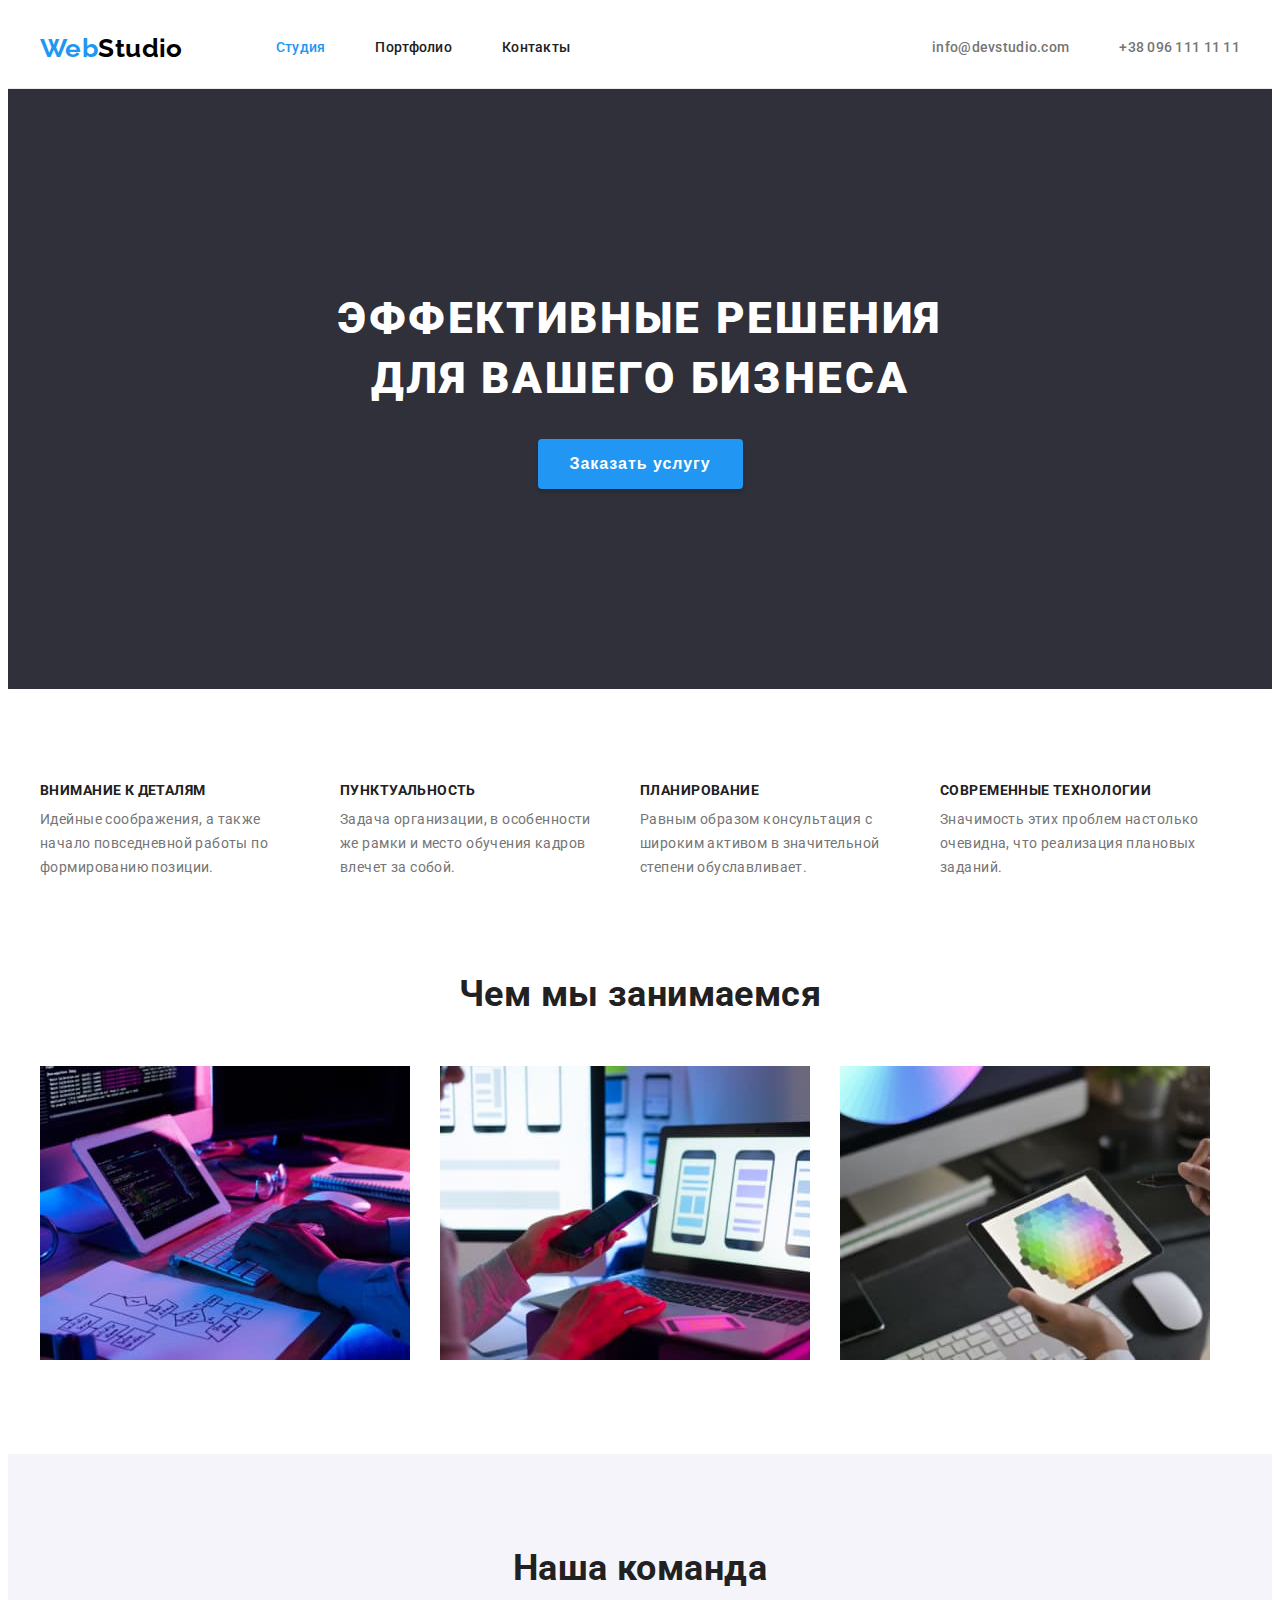
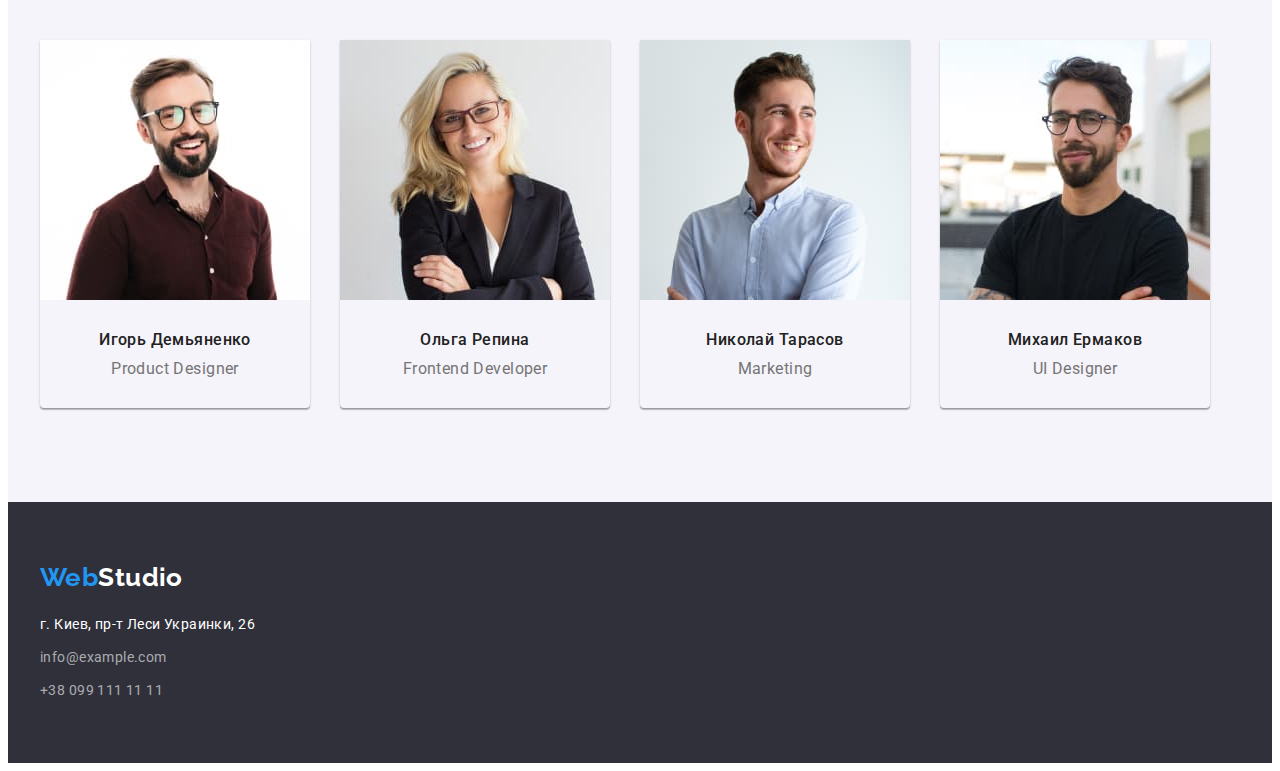
<file: index.html>
<!DOCTYPE html>
<html lang="ru">

<head>
    <meta charset="UTF-8">
    <meta http-equiv="X-UA-Compatible" content="IE=edge">
    <meta name="viewport" content="width=device-width, initial-scale=1.0">
    <title>WebStudio</title>
    <link rel="preconnect" href="https://fonts.googleapis.com">
    <link rel="preconnect" href="https://fonts.gstatic.com" crossorigin>
    <link
        href="https://fonts.googleapis.com/css2?family=Raleway:wght@700&family=Roboto:wght@400;500;700;900&display=swap"
        rel="stylesheet">
    <link rel="stylesheet" href="https://cdnjs.cloudflare.com/ajax/libs/modern-normalize/1.1.0/modern-normalize.min.css"
        integrity="sha512-wpPYUAdjBVSE4KJnH1VR1HeZfpl1ub8YT/NKx4PuQ5NmX2tKuGu6U/JRp5y+Y8XG2tV+wKQpNHVUX03MfMFn9Q=="
        crossorigin="anonymous" referrerpolicy="no-referrer" />
    <link rel="stylesheet" href="./css/styles.css">
</head>

<body>
    <!--Шапка сайта-->
    <header class="header">
        <div class="header-container container">
            <nav class="header-nav">
                <a href="/" class="logo">Web<span class="logo-badge">Studio</span></a>
                <ul class="site-nav">
                    <li class="site-nav-item"><a class="site-nav-link current" href="/">Студия</a></li>
                    <li class="site-nav-item"><a class="site-nav-link" href="./portfolio.html">Портфолио</a></li>
                    <li class="site-nav-item"><a class="site-nav-link" href="">Контакты</a></li>
                </ul>
            </nav>
            <ul class="contacts">
                <li class="contacts-item"><a class="contacts-link"
                        href="mailto:info@devstudio.com">info@devstudio.com</a></li>
                <li class="contacts-item"><a class="contacts-link" href="tel:+380961111111">+38 096 111 11 11</a>
                </li>
            </ul>
        </div>
    </header>
    <main>
        <!--Герой-->
        <section class="hero">
            <h1 class="hero-title">Эффективные решения для вашего бизнеса</h1>
            <button class="hero-button button" type="button">Заказать услугу</button>
        </section>
        <!--О нас-->
        <section class="section">
            <div class="container">
                <h2 class="section-title" hidden>О нас</h2>
                <ul class="about">
                    <li class="about-list">
                        <h3 class="about-title">Внимание к деталям</h3>
                        <p class="about-text">Идейные соображения, а также начало повседневной работы по формированию
                            позиции.</p>
                    </li>
                    <li class="about-list">
                        <h3 class="about-title">Пунктуальность</h3>
                        <p class="about-text">
                            Задача организации, в особенности же рамки и место обучения кадров влечет за собой.
                        </p>
                    </li>
                    <li class="about-list">
                        <h3 class="about-title">Планирование</h3>
                        <p class="about-text">
                            Равным образом консультация с широким активом в значительной степени обуславливает.
                        </p>
                    </li>
                    <li class="about-list">
                        <h3 class="about-title">Современные технологии</h3>
                        <p class="about-text">Значимость этих проблем настолько очевидна, что реализация плановых
                            заданий.
                        </p>
                    </li>
                </ul>
            </div>
        </section>
        <!--Чем мы занимаемся-->
        <section class="section section-prodaction">
            <div class="container">
                <h2 class="production section-title">Чем мы занимаемся</h2>
                <ul class="production-list">
                    <li class="production-item">
                        <img src="./images/what-are-we-doing/box-1.jpg" alt="Написание кода" width="370">
                    </li>
                    <li class="production-item">
                        <img src="./images/what-are-we-doing/box-2.jpg" alt="Мобильные приложения" width="370">
                    </li>
                    <li class="production-item">
                        <img src="./images/what-are-we-doing/box-3.jpg" alt="Дизайн" width="370">
                    </li>
                </ul>
            </div>
        </section>
        <!--Наша команда-->
        <section class="team-section section">
            <div class="container">
                <h2 class="section-title">Наша команда</h2>
                <ul class="team">
                    <li class="team-card">
                        <img src="./images/our-team/product-designer.jpg" alt="Игорь Демьяненко" width="270">
                        <div class="team-information">
                            <h3 class="team-member">Игорь Демьяненко</h3>
                            <p class="team-role" lang="en">Product Designer</p>
                        </div>
                    </li>
                    <li class="team-card">
                        <img src="./images/our-team/frontend-developer.jpg" alt="Ольга Репина" width="270">
                        <div class="team-information">
                            <h3 class="team-member">Ольга Репина</h3>
                            <p class="team-role" lang="en">Frontend Developer</p>
                        </div>
                    </li>
                    <li class="team-card">
                        <img src="./images/our-team/marketing.jpg" alt="Николай Тарасов" width="270">
                        <div class="team-information">
                            <h3 class="team-member">Николай Тарасов</h3>
                            <p class="team-role" lang="en">Marketing</p>
                        </div>
                    </li>
                    <li class="team-card">
                        <img src="./images/our-team/ui-designer.jpg" alt="Михаил Ермаков" width="270">
                        <div class="team-information">
                            <h3 class="team-member">Михаил Ермаков</h3>
                            <p class="team-role" lang="en">UI Designer</p>
                        </div>
                    </li>
                </ul>
        </section>
        </div>
    </main>
    <!-- Футер -->
    <footer class="footer">
        <div class="container">
            <a href="/" class="logo">Web<span class="logo-badge-reverse">Studio</span></a>
            <address class="address">
                <ul class="address-list">
                    <li class="address-item">
                        <a class="address-link" href="https://goo.gl/maps/jtnfKbwxNLxgWtV19" target="_blank"
                            rel="noopener noreferrer">г. Киев,
                            пр-т Леси Украинки, 26</a>
                    </li>
                    <li class="address-item"><a class="feedback" href="mailto:info@example.com">info@example.com</a>
                    </li>
                    <li class="address-item"><a class="feedback" href="tel:+380991111111">+38 099 111 11 11</a>
                    </li>
                </ul>
            </address>
        </div>
    </footer>
</body>

</html>
</file>
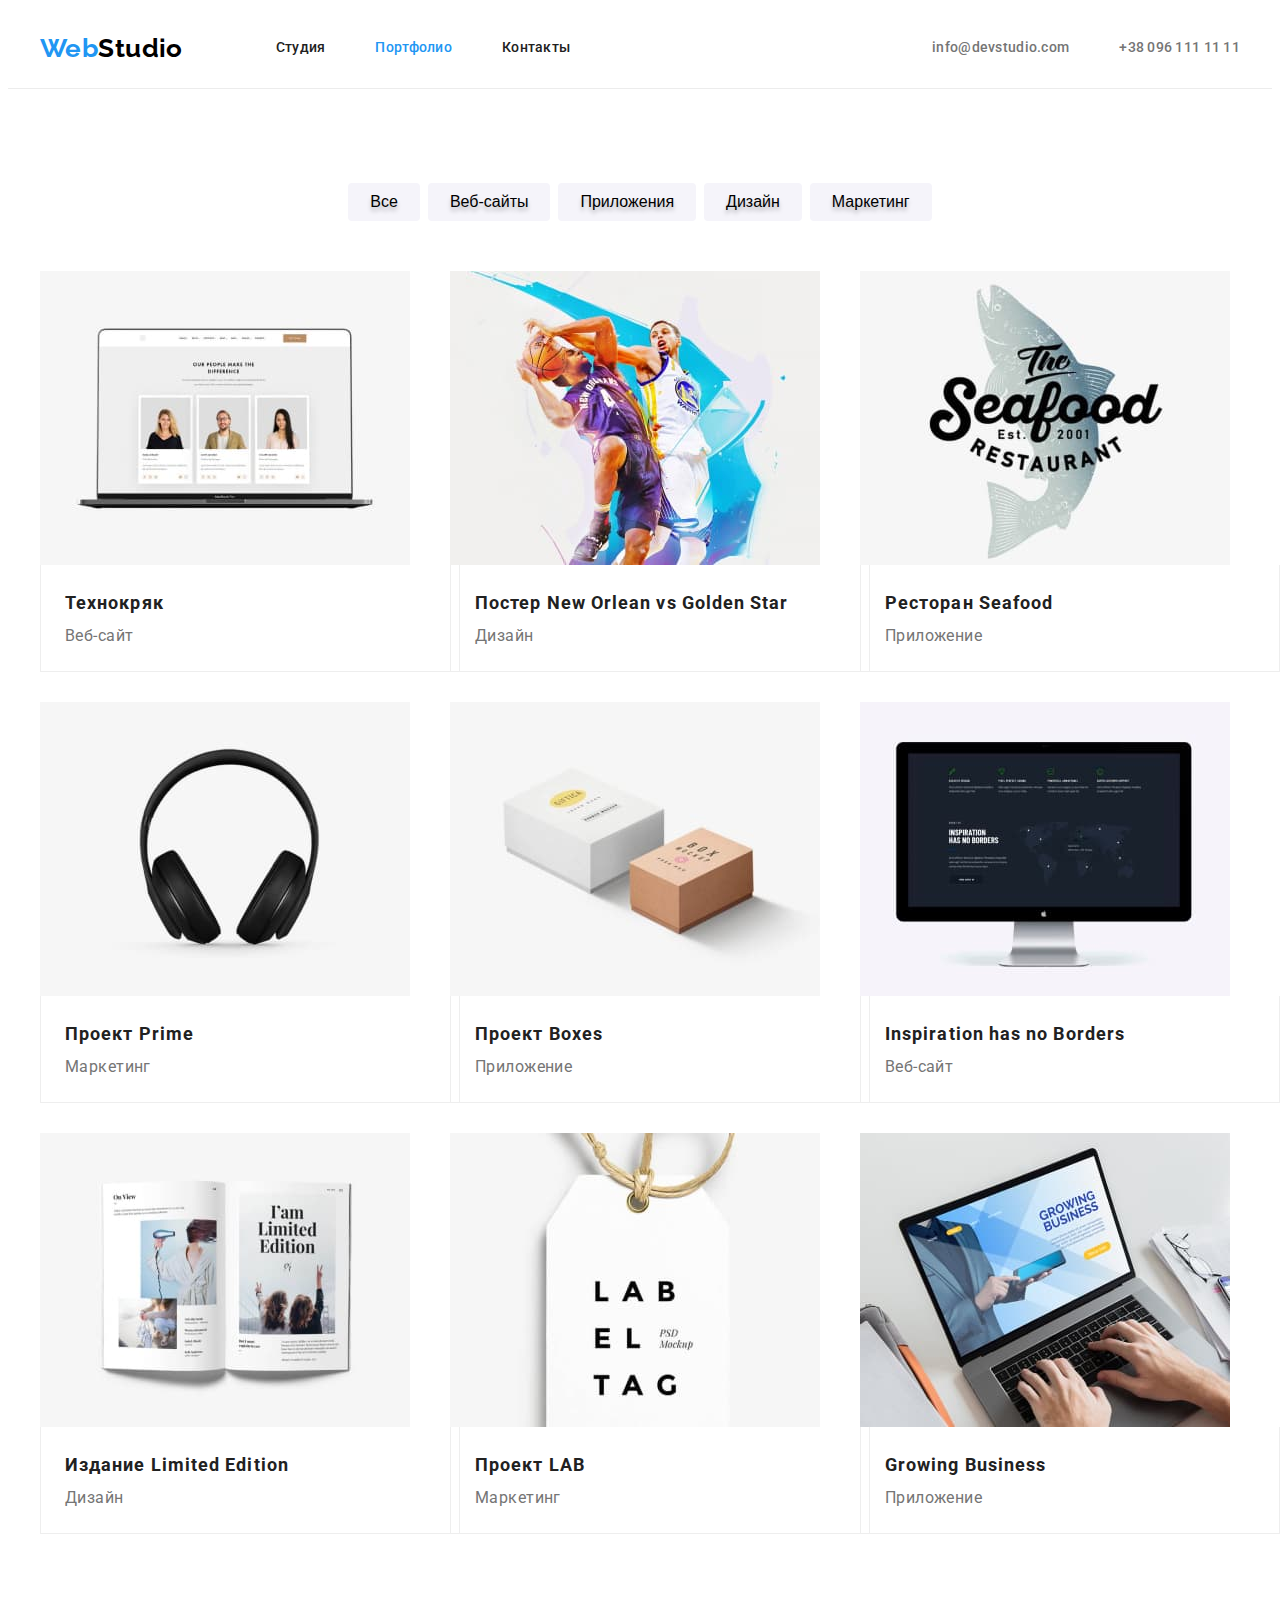
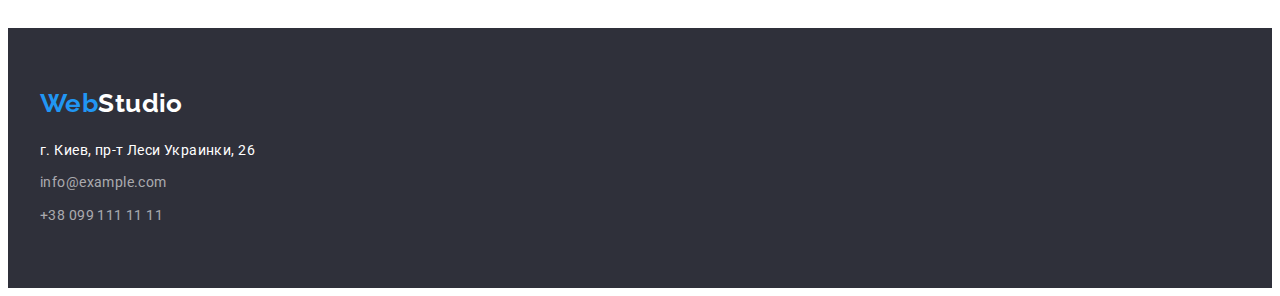
<file: portfolio.html>
<!DOCTYPE html>
<html lang="ru">

<head>
    <meta charset="UTF-8" />
    <meta http-equiv="X-UA-Compatible" content="IE=edge" />
    <meta name="viewport" content="width=device-width, initial-scale=1.0" />
    <title>WebStudio</title>
    <link rel="preconnect" href="https://fonts.googleapis.com" />
    <link rel="preconnect" href="https://fonts.gstatic.com" crossorigin />
    <link
        href="https://fonts.googleapis.com/css2?family=Raleway:wght@700&family=Roboto:wght@400;500;700;900&display=swap"
        rel="stylesheet" />
    <link rel="stylesheet" href="https://cdnjs.cloudflare.com/ajax/libs/modern-normalize/1.1.0/modern-normalize.min.css"
        integrity="sha512-wpPYUAdjBVSE4KJnH1VR1HeZfpl1ub8YT/NKx4PuQ5NmX2tKuGu6U/JRp5y+Y8XG2tV+wKQpNHVUX03MfMFn9Q=="
        crossorigin="anonymous" referrerpolicy="no-referrer" />
    <link rel="stylesheet" href="./css/styles.css" />
</head>

<body>
    <!--Шапка сайта-->
    <header class="header">
        <div class="header-container container">
            <nav class="header-nav">
                <a href="/" class="logo link">Web<span class="logo-badge">Studio</span></a>
                <ul class="site-nav">
                    <li class="site-nav-item"><a class="site-nav-link" href="./index.html">Студия</a></li>
                    <li class="site-nav-item"><a class="site-nav-link  current" href="/">Портфолио</a></li>
                    <li class="site-nav-item"><a class="site-nav-link" href="">Контакты</a></li>
                </ul>
            </nav>
            <ul class="contacts">
                <li class="contacts-item"><a class="contacts-link"
                        href="mailto:info@devstudio.com">info@devstudio.com</a></li>
                <li class="contacts-item"><a class="contacts-link" href="tel:+380961111111">+38 096 111 11 11</a>
                </li>
            </ul>
        </div>
    </header>
    <main>
        <section class="section">
            <div class="container">
                <h1 hidden>Портфолио</h1>
                <ul class="sorting">
                    <li class="sorting-item"><button class="sorting-button" type="button">Все</button></li>
                    <li class="sorting-item"><button class="sorting-button" type="button">Веб-сайты</button></li>
                    <li class="sorting-item"><button class="sorting-button" type="button">Приложения</button></li>
                    <li class="sorting-item"><button class="sorting-button" type="button">Дизайн</button></li>
                    <li class="sorting-item"><button class="sorting-button" type="button">Маркетинг</button></li>
                </ul>
                <ul class="card">
                    <li class="card-item">
                        <img src="./images/portfolio/1.jpg" alt="Ноутбук" width="370" />
                        <div class="card-content">
                            <h2 class="card-title">Технокряк</h2>
                            <p class="card-text">Веб-сайт</p>
                        </div>
                    </li>
                    <li class="card-item">
                        <img src="./images/portfolio/2.jpg" alt="Два баскетболиста борются за мяч" width="370" />
                        <div class="card-content">
                            <h2 class="card-title">Постер New Orlean vs Golden Star</h2>
                            <p class="card-text">Дизайн</p>
                        </div>
                    </li>
                    <li class="card-item">
                        <img src="./images/portfolio/3.jpg" alt="Лого ресторана" width="370" />
                        <div class="card-content">
                            <h2 class="card-title">Ресторан Seafood</h2>
                            <p class="card-text">Приложение</p>
                        </div>
                    </li>
                    <li class="card-item">
                        <img src="./images/portfolio/4.jpg" alt="Наушники" width="370" />
                        <div class="card-content">
                            <h2 class="card-title">Проект Prime</h2>
                            <p class="card-text">Маркетинг</p>
                        </div>
                    </li>
                    <li class="card-item">
                        <img src="./images/portfolio/5.jpg" alt="Два бокса" width="370" />
                        <div class="card-content">
                            <h2 class="card-title">Проект Boxes</h2>
                            <p class="card-text">Приложение</p>
                        </div>
                    </li>
                    <li class="card-item">
                        <img src="./images/portfolio/6.jpg" alt="Монитор с иллюстрированным веб сайтом" width="370" />

                        <div class="card-content">
                            <h2 class="card-title">Inspiration has no Borders</h2>
                            <p class="card-text">Веб-сайт</p>
                        </div>
                    </li>
                    <li class="card-item">
                        <img src="./images/portfolio/7.jpg" alt="Книга" width="370" />
                        <div class="card-content">
                            <h2 class="card-title">Издание Limited Edition</h2>
                            <p class="card-text">Дизайн</p>
                        </div>
                    </li>
                    <li class="card-item">
                        <img src="./images/portfolio/8.jpg" alt="Бирка с логотипом" width="370" />
                        <div class="card-content">
                            <h2 class="card-title">Проект LAB</h2>
                            <p class="card-text">Маркетинг</p>
                        </div>
                    </li>
                    <li class="card-item">
                        <img src="./images/portfolio/9.jpg" alt="Ноутбук с приложением" width="370" />
                        <div class="card-content">
                            <h2 class="card-title">Growing Business</h2>
                            <p class="card-text">Приложение</p>
                        </div>
                    </li>
                </ul>
            </div>
        </section>
    </main>
    <!-- Футер -->
    <footer class="footer">
        <div class="container">
            <a href="/" class="logo">Web<span class="logo-badge-reverse">Studio</span></a>
            <address class="address">
                <ul class="address-list">
                    <li class="address-item">
                        <a class="address-link" href="https://goo.gl/maps/jtnfKbwxNLxgWtV19" target="_blank"
                            rel="noopener noreferrer">г. Киев,
                            пр-т Леси Украинки, 26</a>
                    </li>
                    <li class="address-item"><a class="feedback" href="mailto:info@example.com">info@example.com</a>
                    </li>
                    <li class="address-item"><a class="feedback" href="tel:+380991111111">+38 099 111 11 11</a>
                    </li>
                </ul>
            </address>
        </div>
    </footer>
</body>

</html>
</file>
<file: css/styles.css>
:root {
  --primary-text-color: #212121;
  --secondary-text-color: #757575;
  --accent-color: #2196f3;
  --primary-bg-color: #ffffff;
  --secondary-bg-color: #f5f4fa;
  --addition-bg-color: #2f303a;
  --reverse-text-color: #ffffff;
}
body {
  font-family: Roboto, sans-serif;
  font-size: 14px;
  line-height: 1.14;
  letter-spacing: 0.03em;
  color: var(--primary-text-color);
  background-color: var(--primary-bg-color);
}

/*======= Стили для сброса ====== */

h1,
h2,
h3,
h4,
h5,
h6,
p {
  margin: 0;
}
img {
  display: block;
  max-width: 100%;
  height: auto;
}
ul {
  list-style: none;
  padding: 0;
  margin: 0;
}
a {
  text-decoration: none;
}

/*==Стили для всех секций==*/

.container {
  width: 1200px;
  padding-right: 15px;
  padding-left: 15px;
  margin: 0 auto;
}
.section {
  padding-top: 94px;
  padding-bottom: 94px;
}
.section-title {
  margin-bottom: 50px;
  font-weight: 700;
  font-size: 36px;
  line-height: 1.16;
  color: var(--primary-text-color);
  text-align: center;
}

/*======= Стили для index.html =======*/

/*=====Шапка сайта=====*/
.header {
  border-bottom: 1px solid #ececec;
}
.header-container {
  display: flex;
  align-items: center;
}
.header-nav {
  display: flex;
  align-items: center;
}
.logo {
  font-family: Raleway, sans-serif;
  font-weight: 700;
  font-size: 26px;
  line-height: 1.19;
  color: var(--accent-color);
}
.logo-badge {
  color: #000000;
}
.site-nav {
  display: flex;
  margin-left: 93px;
}
.site-nav-item:not(:last-child) {
  margin-right: 50px;
}
.site-nav-link {
  display: block;
  padding-top: 32px;
  padding-bottom: 32px;
  font-weight: 500;
  letter-spacing: 0.02em;
  color: var(--primary-text-color);
}
.site-nav-link:hover,
.site-nav-link:focus {
  color: var(--accent-color);
}
.current {
  color: var(--accent-color);
}
.contacts {
  display: flex;
  margin-left: auto;
}
.contacts-item:not(:last-child) {
  margin-right: 50px;
}
.contacts-link {
  font-weight: 500;
  letter-spacing: 0.02em;
  color: var(--secondary-text-color);
}
.contacts-link:hover,
.contacts-link:focus {
  color: var(--accent-color);
}

/*=====Герой=====*/

.hero {
  padding: 200px 0;
  background-color: var(--addition-bg-color);
}
.hero-title {
  width: 696px;
  margin: 0 auto;
  margin-bottom: 30px;
  font-weight: 900;
  font-size: 44px;
  line-height: 1.36;
  letter-spacing: 0.06em;
  color: var(--reverse-text-color);
  text-transform: uppercase;
  text-align: center;
}
.hero-button {
  display: block;
  margin: 0 auto;
  padding: 10px 32px;
  font-weight: 700;
  font-size: 16px;
  line-height: 1.87;
  letter-spacing: 0.06em;
  color: var(--reverse-text-color);
  text-align: center;
  background-color: var(--accent-color);
  border: none;
  border-radius: 4px;
  box-shadow: 0px 4px 4px rgba(0, 0, 0, 0.15);
  cursor: pointer;
}

/*=====O нас=====*/

.about {
  display: flex;
}
.about-list:not(:last-child) {
  margin-right: 30px;
}
.about .about-title {
  margin-bottom: 10px;
  font-weight: 700;
  font-size: 14px;
  color: var(--primary-text-color);
  text-transform: uppercase;
}
.about-text {
  width: 270px;
  line-height: 1.71;
  color: var(--secondary-text-color);
}

/*=====Чем мы занимаемся=====*/
.section-prodaction {
  padding-top: 0;
}
.production-list {
  display: flex;
}
.production-item:not(:last-child) {
  margin-right: 30px;
}

/*=====Наша команда=====*/

.team-section {
  background-color: var(--secondary-bg-color);
}
.team {
  display: flex;
}
.team-card {
  box-shadow: 0px 1px 3px rgba(0, 0, 0, 0.12), 0px 1px 1px rgba(0, 0, 0, 0.14),
    0px 2px 1px rgba(0, 0, 0, 0.2);
  border-radius: 0px 0px 4px 4px;
}
.team-card:not(:last-child) {
  margin-right: 30px;
}
.team-information {
  padding-top: 30px;
  padding-bottom: 30px;
}
.team-member {
  margin-bottom: 10px;
  font-weight: 500;
  font-size: 16px;
  line-height: 1.19;
  color: var(--primary-text-color);
  text-align: center;
}
.team-role {
  font-size: 16px;
  line-height: 1.19;
  color: var(--secondary-text-color);
  text-align: center;
}

/*=====Футер======*/

footer {
  background-color: var(--addition-bg-color);
}
.footer {
  padding-top: 60px;
  padding-bottom: 60px;
}

.logo-badge-reverse {
  color: var(--reverse-text-color);
}
.address {
  margin-top: 20px;
  font-style: normal;
}
.address-item:not(:last-child) {
  margin-bottom: 9px;
}
.address-link {
  line-height: 1.71;
  color: var(--reverse-text-color);
}
.feedback {
  line-height: 1.71;
  color: rgba(255, 255, 255, 0.6);
}
.feedback:hover,
.feedback:focus {
  color: var(--accent-color);
}

/* Стили для portfolio.html */

.sorting {
  display: flex;
  justify-content: center;
  margin-bottom: 50px;
}
.sorting-button {
  padding: 6px 22px;

  font-weight: 500;
  font-size: 16px;
  line-height: 1.62;
  text-shadow: 0px 4px 4px rgba(0, 0, 0, 0.25);
  background-color: #f5f4fa;
  border: none;
  border-radius: 4px;
  cursor: pointer;
}
.sorting-item:not(:last-child) {
  margin-right: 8px;
}
.sorting-button:hover,
.sorting-button:focus {
  color: var(--reverse-text-color);
  background-color: var(--accent-color);
  box-shadow: 0px 3px 1px rgba(0, 0, 0, 0.1), 0px 1px 2px rgba(0, 0, 0, 0.08),
    0px 2px 2px rgba(0, 0, 0, 0.12);
}
.card {
  display: flex;
  flex-wrap: wrap;
  margin-top: -30px;
  margin-left: -30px;
}
.card-item {
  flex-basis: calc((100% - 90px) / 3);
  width: 370px;
  margin-top: 30px;
  margin-left: 30px;
}
.card-content {
  width: 370px;
  padding: 20px 24px;
  border: 1px solid #eeeeee;
  border-top: none;
}
.card-title {
  font-weight: 700;
  font-size: 18px;
  line-height: 2;
  letter-spacing: 0.06em;
}
.card-text {
  font-size: 16px;
  line-height: 1.87;
  color: var(--secondary-text-color);
}
</file>
